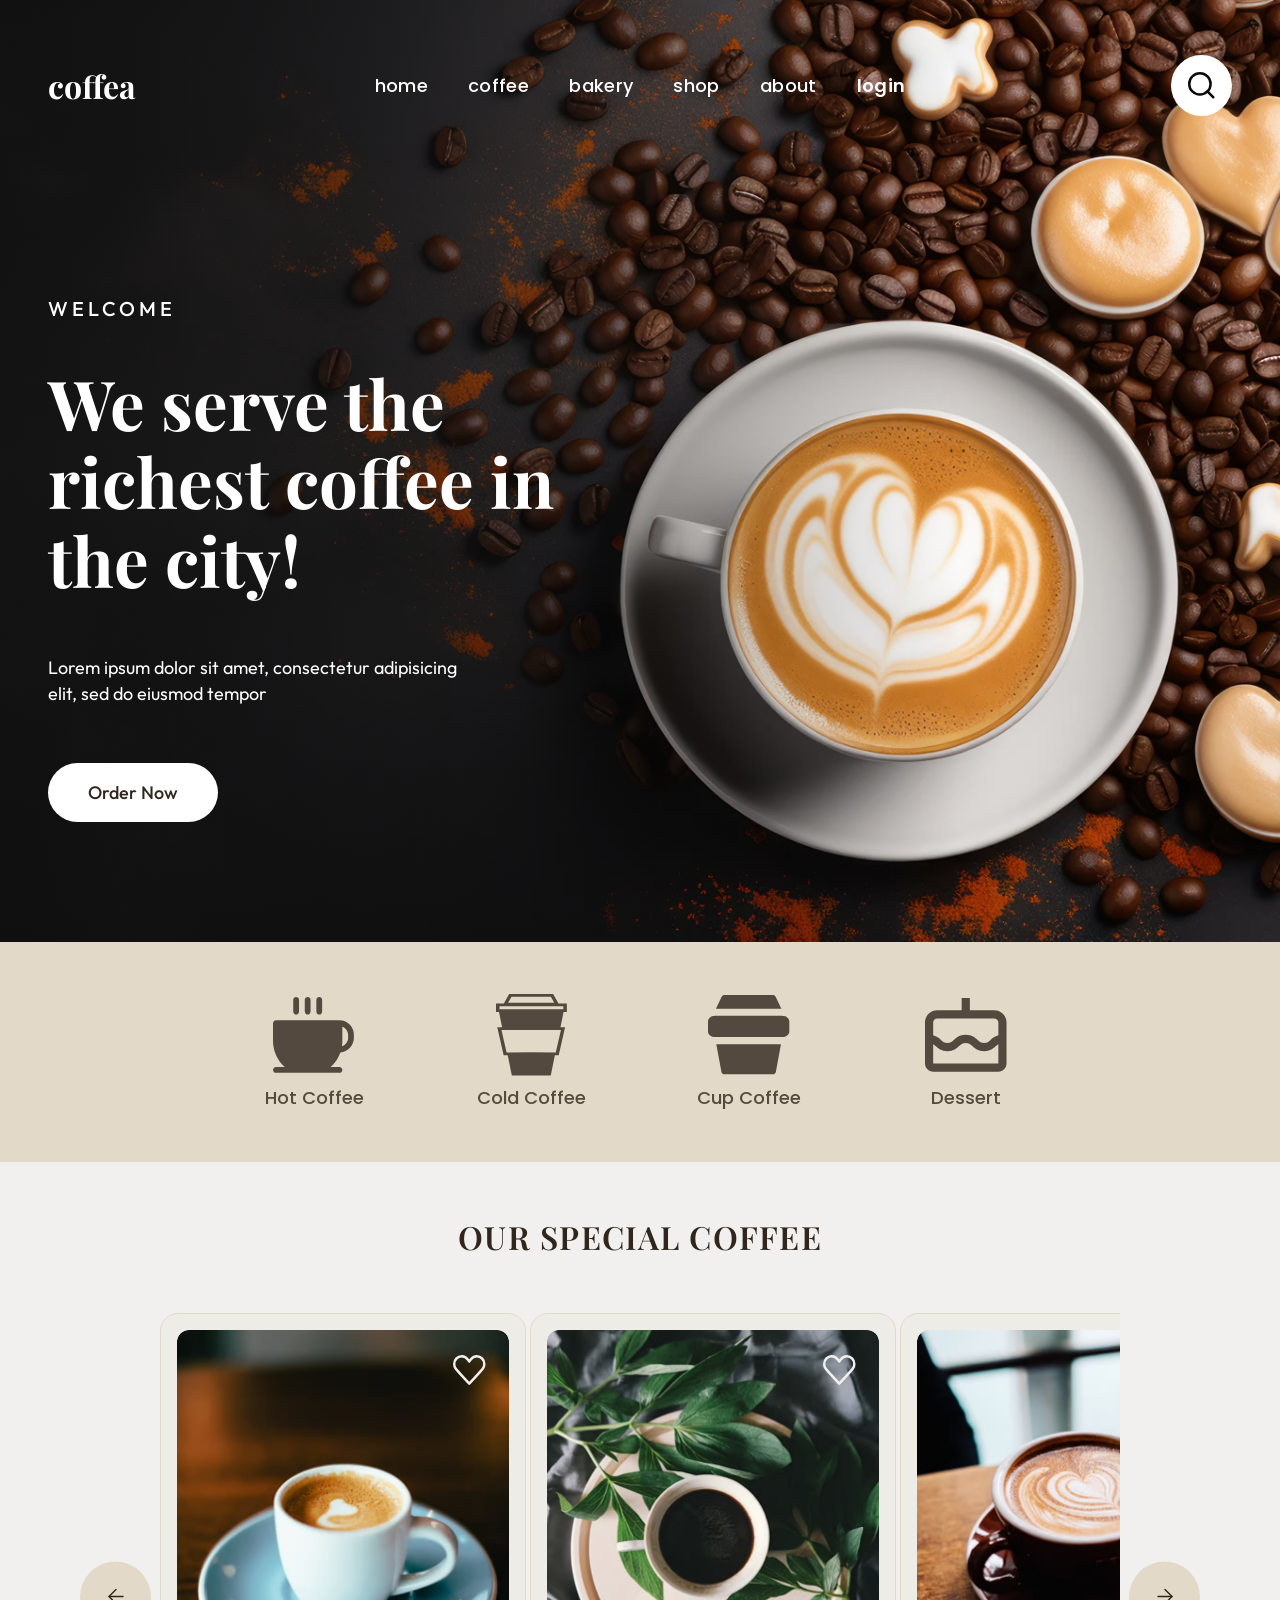
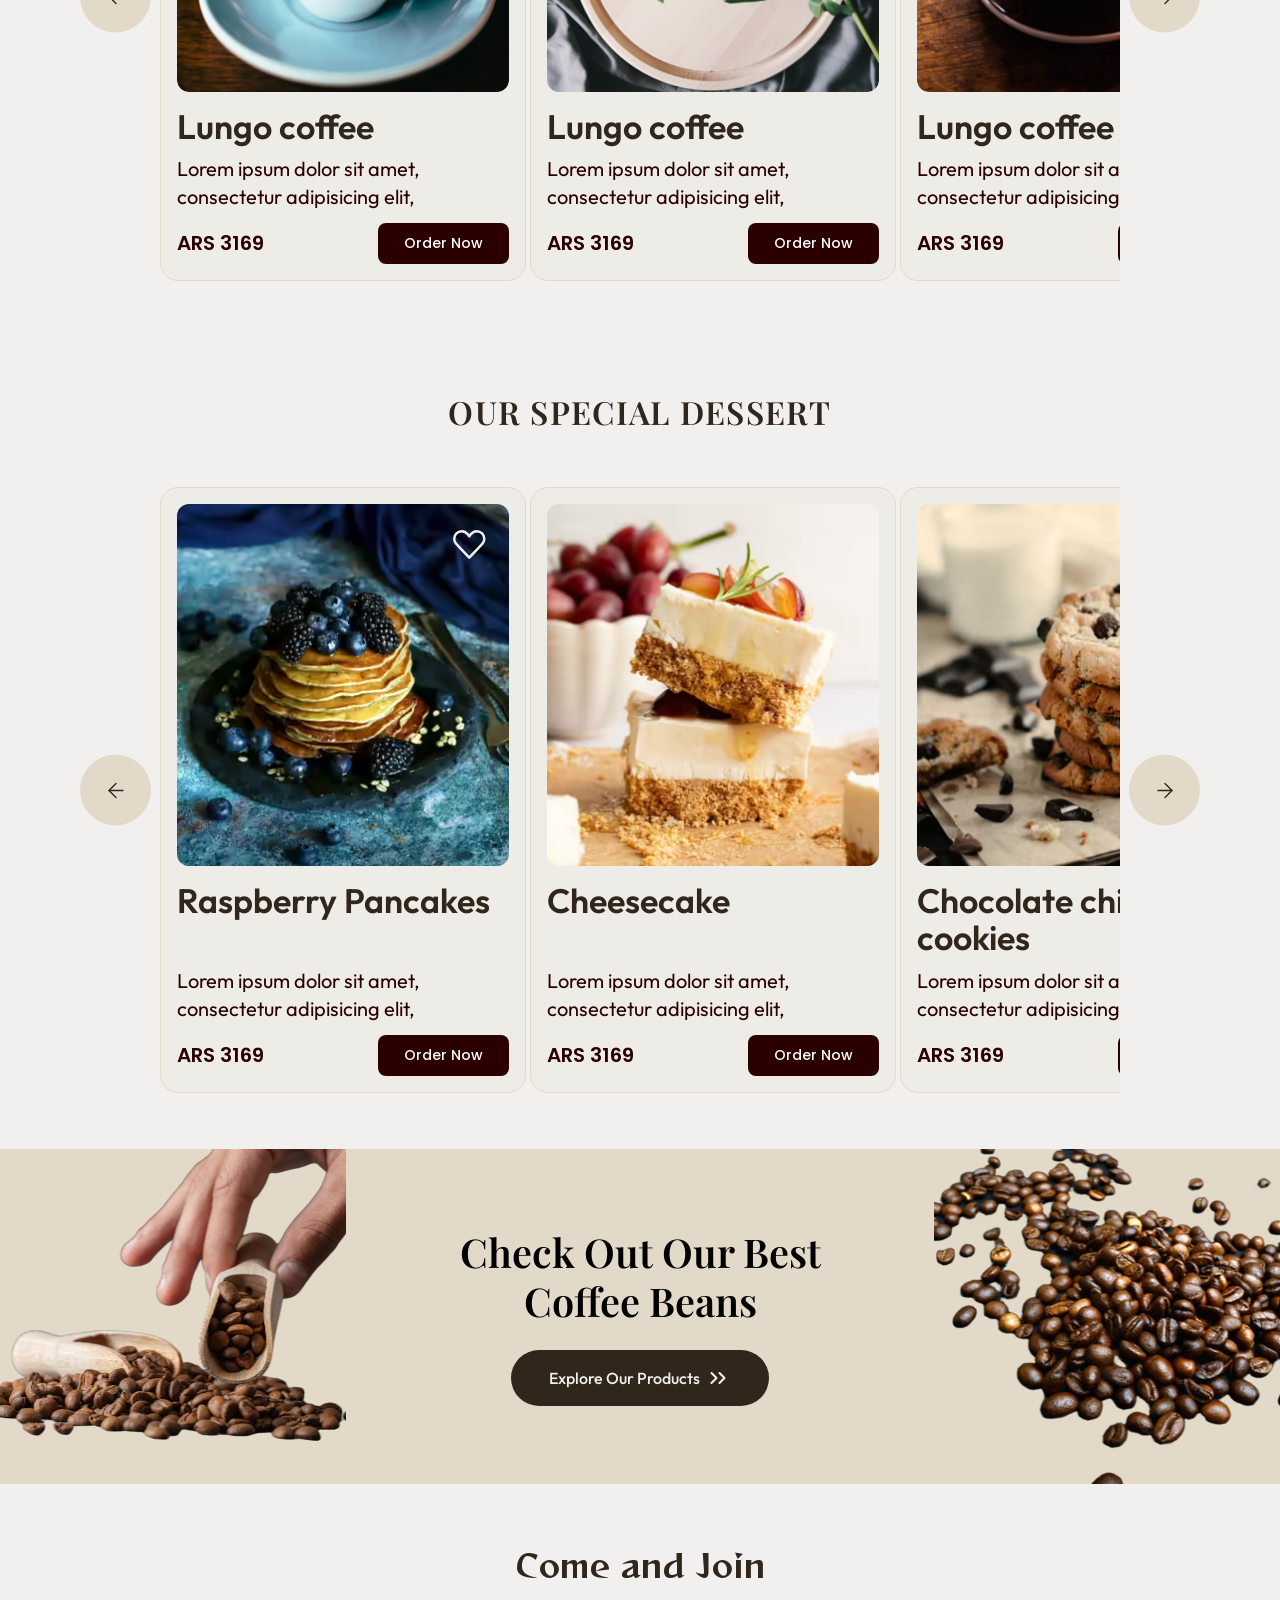
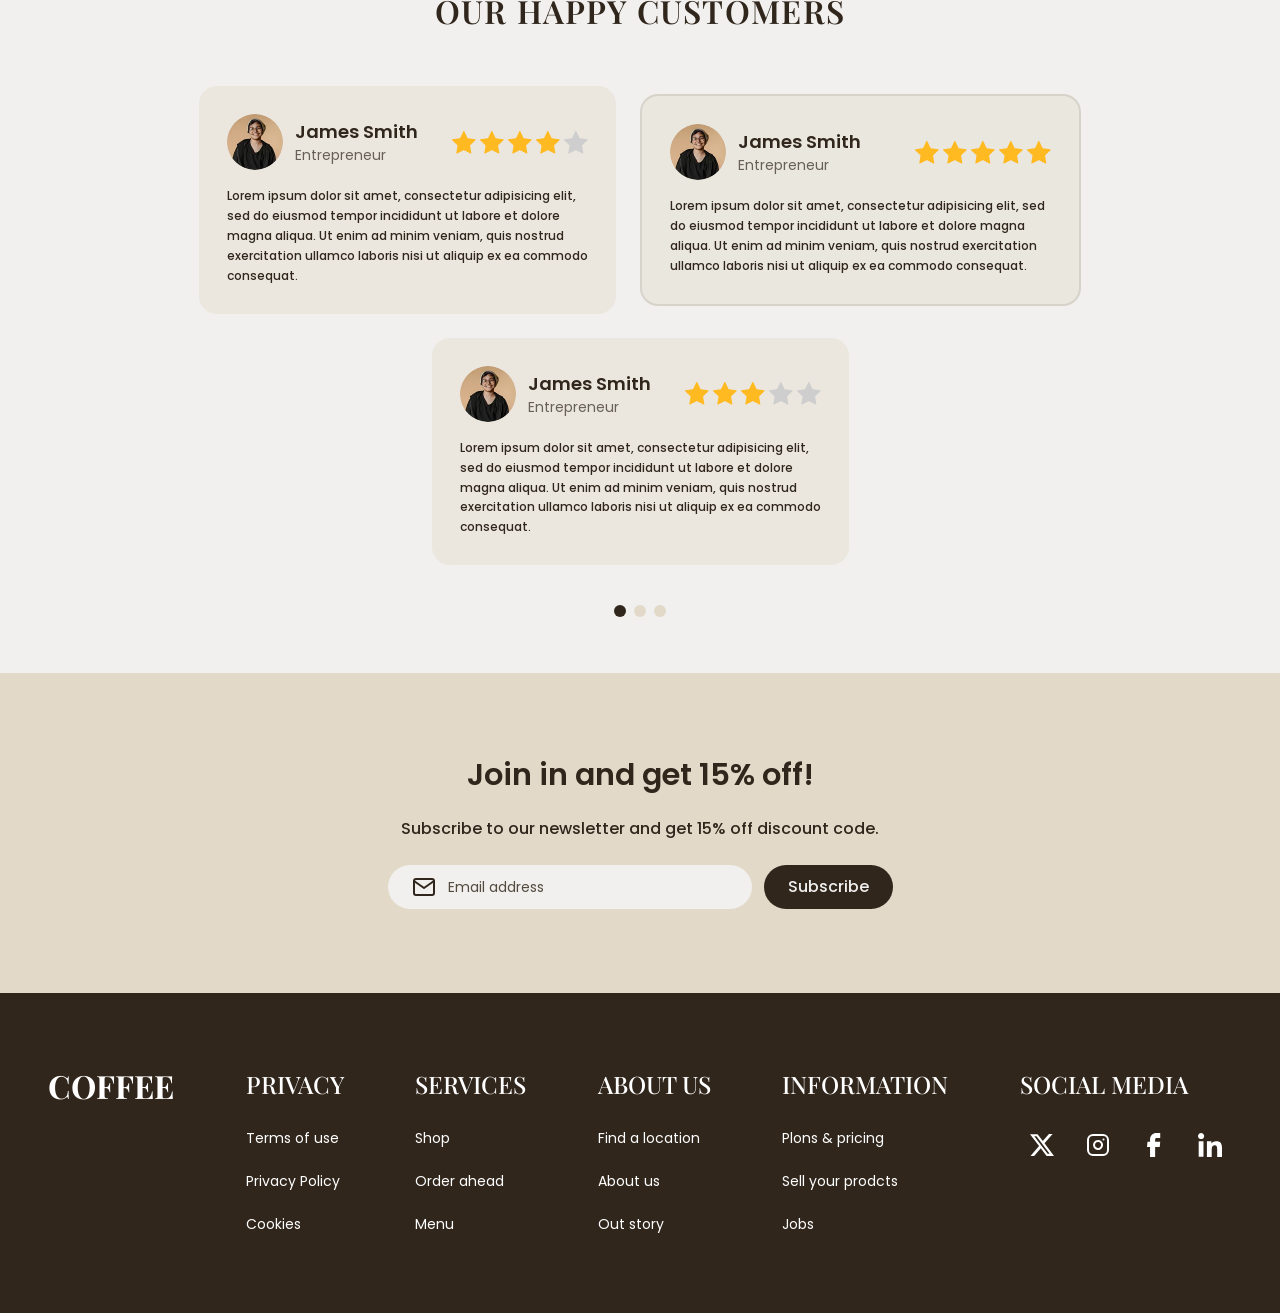
<file: index.html>
<!DOCTYPE html>
<html lang="en">
  <head>
    <meta charset="UTF-8">
    <meta name="viewport" content="width=device-width, initial-scale=1">
    <title>Coffea — The richest coffee in the city</title>
    <meta
      name="description"
      content="Coffea serves the richest coffee in the city. Explore our special coffee, desserts, best beans and order online."
    >
    <meta name="theme-color" content="#30261C">
    <link rel="icon" href="assets/icons/favicon.svg" type="image/svg+xml">

    <meta property="og:type" content="website">
    <meta property="og:title" content="Coffea — The richest coffee in the city">
    <meta
      property="og:description"
      content="Explore our special coffee, desserts and best coffee beans."
    >
    <meta property="og:image" content="assets/img/hero.jpg">

    <link rel="preconnect" href="https://fonts.googleapis.com">
    <link rel="preconnect" href="https://fonts.gstatic.com" crossorigin >
    <link
      rel="stylesheet"
      href="https://fonts.googleapis.com/css2?family=Outfit:wght@400;500;600&family=Playfair+Display:wght@500;600;700&family=Poppins:wght@400;500;600&family=Reggae+One&display=swap"
    >
    <link rel="stylesheet" href="css/main.css">
  </head>
  <body>
    <a class="skip-link" href="#main">Skip to content</a>

    <header class="header">
      <div class="container header__inner">
        <a class="header__logo" href="/" aria-label="Coffea home">coffea</a>

        <input
          type="checkbox"
          id="nav-toggle"
          class="header__checkbox"
          aria-label="Toggle navigation"
        >

        <nav class="header__nav" aria-label="Primary">
          <ul class="header__list">
            <li><a class="header__link" href="#home">home</a></li>
            <li><a class="header__link" href="#coffee">coffee</a></li>
            <li><a class="header__link" href="#dessert">bakery</a></li>
            <li><a class="header__link" href="#coffee">shop</a></li>
            <li><a class="header__link" href="#about">about</a></li>
            <li>
              <a class="header__link" href="#login" id="login">login</a>
            </li>
          </ul>
        </nav>

        <div class="header__actions">
          <label class="header__toggle" for="nav-toggle">
            <span class="visually-hidden">Menu</span>
            <span class="header__toggle-bar" aria-hidden="true"></span>
          </label>
          <button class="header__search" type="button" aria-label="Search">
            <svg 
              width="27"
              height="27"
              viewBox="0 0 27 27"
              fill="none"
              xmlns="http://www.w3.org/2000/svg">
            <path 
              d="M11.9167 22.5833C17.8077 22.5833 22.5833 17.8077 22.5833 11.9167C22.5833 6.02563 17.8077 1.25 11.9167 1.25C6.02563 1.25 1.25 6.02563 1.25 11.9167C1.25 17.8077 6.02563 22.5833 11.9167 22.5833Z" 
              stroke="#0C0B0B"
              stroke-width="2.5"
              stroke-linecap="round"
              stroke-linejoin="round"/>
            <path 
              d="M25.25 25.25L19.45 19.45" 
              stroke="#0C0B0B"
              stroke-width="2.5"
              stroke-linecap="round"
              stroke-linejoin="round"/>
            </svg>
          </button>
        </div>
      </div>
    </header>

    <main id="main">
      <!-- 1. Hero -->
      <section class="hero" id="home" aria-labelledby="hero-title">
        <div class="hero__media">
          <picture>
            <source srcset="assets/img/hero.avif" type="image/avif">
            <img
              src="assets/img/hero.jpg"
              alt=""
              width="1920"
              height="1000"
              fetchpriority="high"
            >
          </picture>
        </div>
        <div class="hero__content container">
          <div class="hero__text">
            <div class="hero__intro">
              <p class="hero__eyebrow">Welcome</p>
              <h1 class="hero__title" id="hero-title">
                We serve the richest coffee in the city!
              </h1>
            </div>
            <p class="hero__lead">
              Lorem ipsum dolor sit amet, consectetur adipisicing elit, sed do
              eiusmod tempor
            </p>
            <a class="hero__cta" href="#coffee">Order Now</a>
          </div>
        </div>
      </section>

      <!-- 2. Categorías -->
      <section class="categories section--band" aria-label="Categories">
        <div class="container">
          <ul class="categories__list">
            <li class="categories__item">
              <a class="categories__link" href="#coffee">
                <img
                  class="categories__icon"
                  src="assets/icons/cat-hot.svg"
                  alt=""
                  width="82"
                  height="82"
                >
                <span class="categories__label">Hot Coffee</span>
              </a>
            </li>
            <li class="categories__item">
              <a class="categories__link" href="#coffee">
                <img
                  class="categories__icon"
                  src="assets/icons/cat-cold.svg"
                  alt=""
                  width="82"
                  height="82"
                >
                <span class="categories__label">Cold Coffee</span>
              </a>
            </li>
            <li class="categories__item">
              <a class="categories__link" href="#coffee">
                <img
                  class="categories__icon"
                  src="assets/icons/cat-cup.svg"
                  alt=""
                  width="82"
                  height="82"
                >
                <span class="categories__label">Cup Coffee</span>
              </a>
            </li>
            <li class="categories__item">
              <a class="categories__link" href="#dessert">
                <img
                  class="categories__icon"
                  src="assets/icons/cat-dessert.svg"
                  alt=""
                  width="82"
                  height="82"
                >
                <span class="categories__label">Dessert</span>
              </a>
            </li>
          </ul>
        </div>
      </section>

      <!-- 3. Our Special Coffee -->
      <section class="products section" id="coffee" aria-labelledby="coffee-title">
        <h2 class="section__title" id="coffee-title">OUR SPECIAL COFFEE</h2>
        <div class="carousel">
          <ul class="carousel__track">
            <li class="carousel__item">
              <article class="product-card" id="coffee-1">
                <div class="product-card__media">
                  <picture>
                    <source srcset="assets/img/coffee-1.avif" type="image/avif">
                    <img
                      class="product-card__image"
                      src="assets/img/coffee-1.jpg"
                      alt="Lungo coffee served in a cup"
                      width="334"
                      height="364"
                      loading="lazy"
                      decoding="async"
                    >
                  </picture>
                  <input
                    class="product-card__favorite-input"
                    type="checkbox"
                    id="fav-coffee-1"
                  >
                  <label class="product-card__favorite" for="fav-coffee-1">
                    <span class="visually-hidden"
                      >Add Lungo coffee to favorites</span
                    >
                    <img
                      class="product-card__favorite-icon product-card__favorite-icon--outline"
                      src="assets/icons/heart.svg"
                      alt=""
                      width="33"
                      height="33"
                    >
                    <img
                      class="product-card__favorite-icon product-card__favorite-icon--filled"
                      src="assets/icons/heart-filled.svg"
                      alt=""
                      width="33"
                      height="33"
                    >
                  </label>
                </div>
                <div class="product-card__body">
                  <div class="product-card__heading">
                    <h3 class="product-card__title">Lungo coffee</h3>
                    <p class="product-card__description">
                      Lorem ipsum dolor sit amet, consectetur adipisicing elit,
                    </p>
                  </div>
                  <div class="product-card__footer">
                    <data class="product-card__price" value="200">ARS 3169</data>
                    <a class="product-card__cta" href="#coffee">Order Now</a>
                  </div>
                </div>
              </article>
            </li>
            <li class="carousel__item">
              <article class="product-card" id="coffee-2">
                <div class="product-card__media">
                  <picture>
                    <source srcset="assets/img/coffee-2.avif" type="image/avif">
                    <img
                      class="product-card__image"
                      src="assets/img/coffee-2.jpg"
                      alt="Lungo coffee served in a cup"
                      width="334"
                      height="364"
                      loading="lazy"
                      decoding="async"
                    >
                  </picture>
                  <input
                    class="product-card__favorite-input"
                    type="checkbox"
                    id="fav-coffee-2"
                  >
                  <label class="product-card__favorite" for="fav-coffee-2">
                    <span class="visually-hidden"
                      >Add Lungo coffee to favorites</span
                    >
                    <img
                      class="product-card__favorite-icon product-card__favorite-icon--outline"
                      src="assets/icons/heart.svg"
                      alt=""
                      width="33"
                      height="33"
                    >
                    <img
                      class="product-card__favorite-icon product-card__favorite-icon--filled"
                      src="assets/icons/heart-filled.svg"
                      alt=""
                      width="33"
                      height="33"
                    >
                  </label>
                </div>
                <div class="product-card__body">
                  <div class="product-card__heading">
                    <h3 class="product-card__title">Lungo coffee</h3>
                    <p class="product-card__description">
                      Lorem ipsum dolor sit amet, consectetur adipisicing elit,
                    </p>
                  </div>
                  <div class="product-card__footer">
                    <data class="product-card__price" value="200">ARS 3169</data>
                    <a class="product-card__cta" href="#coffee">Order Now</a>
                  </div>
                </div>
              </article>
            </li>
            <li class="carousel__item">
              <article class="product-card" id="coffee-3">
                <div class="product-card__media">
                  <picture>
                    <source srcset="assets/img/coffee-3.avif" type="image/avif">
                    <img
                      class="product-card__image"
                      src="assets/img/coffee-3.jpg"
                      alt="Lungo coffee served in a cup"
                      width="334"
                      height="364"
                      loading="lazy"
                      decoding="async"
                    >
                  </picture>
                  <input
                    class="product-card__favorite-input"
                    type="checkbox"
                    id="fav-coffee-3"
                  >
                  <label class="product-card__favorite" for="fav-coffee-3">
                    <span class="visually-hidden"
                      >Add Lungo coffee to favorites</span
                    >
                    <img
                      class="product-card__favorite-icon product-card__favorite-icon--outline"
                      src="assets/icons/heart.svg"
                      alt=""
                      width="33"
                      height="33"
                    >
                    <img
                      class="product-card__favorite-icon product-card__favorite-icon--filled"
                      src="assets/icons/heart-filled.svg"
                      alt=""
                      width="33"
                      height="33"
                    >
                  </label>
                </div>
                <div class="product-card__body">
                  <div class="product-card__heading">
                    <h3 class="product-card__title">Lungo coffee</h3>
                    <p class="product-card__description">
                      Lorem ipsum dolor sit amet, consectetur adipisicing elit,
                    </p>
                  </div>
                  <div class="product-card__footer">
                    <data class="product-card__price" value="200">ARS 3169</data>
                    <a class="product-card__cta" href="#coffee">Order Now</a>
                  </div>
                </div>
              </article>
            </li>
            <li class="carousel__item">
              <article class="product-card" id="coffee-4">
                <div class="product-card__media">
                  <picture>
                    <source srcset="assets/img/coffee-4.avif" type="image/avif">
                    <img
                      class="product-card__image"
                      src="assets/img/coffee-4.jpg"
                      alt="Lungo coffee served in a cup"
                      width="334"
                      height="364"
                      loading="lazy"
                      decoding="async"
                    >
                  </picture>
                  <input
                    class="product-card__favorite-input"
                    type="checkbox"
                    id="fav-coffee-4"
                  >
                  <label class="product-card__favorite" for="fav-coffee-4">
                    <span class="visually-hidden"
                      >Add Lungo coffee to favorites</span
                    >
                    <img
                      class="product-card__favorite-icon product-card__favorite-icon--outline"
                      src="assets/icons/heart.svg"
                      alt=""
                      width="33"
                      height="33"
                    >
                    <img
                      class="product-card__favorite-icon product-card__favorite-icon--filled"
                      src="assets/icons/heart-filled.svg"
                      alt=""
                      width="33"
                      height="33"
                    >
                  </label>
                </div>
                <div class="product-card__body">
                  <div class="product-card__heading">
                    <h3 class="product-card__title">Lungo coffee</h3>
                    <p class="product-card__description">
                      Lorem ipsum dolor sit amet, consectetur adipisicing elit,
                    </p>
                  </div>
                  <div class="product-card__footer">
                    <data class="product-card__price" value="200">ARS 3169</data>
                    <a class="product-card__cta" href="#coffee">Order Now</a>
                  </div>
                </div>
              </article>
            </li>
          </ul>
          <a
            class="carousel__arrow carousel__arrow--prev"
            href="#coffee-1"
            aria-label="Previous product"
          >
            <img src="assets/icons/arrow-left.svg" alt="" width="24" height="24">
          </a>
          <a
            class="carousel__arrow carousel__arrow--next"
            href="#coffee-4"
            aria-label="Next product"
          >
            <img src="assets/icons/arrow-right.svg" alt="" width="24" height="24">
          </a>
        </div>
      </section>

      <!-- 4. Our Special Dessert -->
      <section
        class="products section"
        id="dessert"
        aria-labelledby="dessert-title"
      >
        <h2 class="section__title" id="dessert-title">OUR SPECIAL DESSERT</h2>
        <div class="carousel">
          <ul class="carousel__track">
            <li class="carousel__item">
              <article class="product-card" id="dessert-1">
                <div class="product-card__media">
                  <picture>
                    <source srcset="assets/img/dessert-1.avif" type="image/avif">
                    <img
                      class="product-card__image"
                      src="assets/img/dessert-1.jpg"
                      alt="raspberry-pancakes served in a plate"
                      width="334"
                      height="364"
                      loading="lazy"
                      decoding="async"
                    >
                  </picture>
                  <input
                    class="product-card__favorite-input"
                    type="checkbox"
                    id="fav-dessert-1"
                  >
                  <label class="product-card__favorite" for="fav-dessert-1">
                    <span class="visually-hidden"
                      >Add Raspberry Pancakes to favorites</span
                    >
                    <img
                      class="product-card__favorite-icon product-card__favorite-icon--outline"
                      src="assets/icons/heart.svg"
                      alt=""
                      width="33"
                      height="33"
                    >
                    <img
                      class="product-card__favorite-icon product-card__favorite-icon--filled"
                      src="assets/icons/heart-filled.svg"
                      alt=""
                      width="33"
                      height="33"
                    >
                  </label>
                </div>
                <div class="product-card__body">
                  <div class="product-card__heading">
                    <h3 class="product-card__title">Raspberry Pancakes</h3>
                    <p class="product-card__description">
                      Lorem ipsum dolor sit amet, consectetur adipisicing elit,
                    </p>
                  </div>
                  <div class="product-card__footer">
                    <data class="product-card__price" value="200">ARS 3169</data>
                    <a class="product-card__cta" href="#dessert">Order Now</a>
                  </div>
                </div>
              </article>
            </li>
            <li class="carousel__item">
              <article class="product-card" id="dessert-2">
                <div class="product-card__media">
                  <picture>
                    <source srcset="assets/img/dessert-2.avif" type="image/avif">
                    <img
                      class="product-card__image"
                      src="assets/img/dessert-2.jpg"
                      alt="two portions of Cheesecake"
                      width="334"
                      height="364"
                      loading="lazy"
                      decoding="async"
                    >
                  </picture>
                  <input
                    class="product-card__favorite-input"
                    type="checkbox"
                    id="fav-dessert-2"
                  >
                  <label class="product-card__favorite" for="fav-dessert-2">
                    <span class="visually-hidden"
                      >Add Cheesecake to favorites</span
                    >
                    <img
                      class="product-card__favorite-icon product-card__favorite-icon--outline"
                      src="assets/icons/heart.svg"
                      alt=""
                      width="33"
                      height="33"
                    >
                    <img
                      class="product-card__favorite-icon product-card__favorite-icon--filled"
                      src="assets/icons/heart-filled.svg"
                      alt=""
                      width="33"
                      height="33"
                    >
                  </label>
                </div>
                <div class="product-card__body">
                  <div class="product-card__heading">
                    <h3 class="product-card__title">Cheesecake</h3>
                    <p class="product-card__description">
                      Lorem ipsum dolor sit amet, consectetur adipisicing elit,
                    </p>
                  </div>
                  <div class="product-card__footer">
                    <data class="product-card__price" value="200">ARS 3169</data>
                    <a class="product-card__cta" href="#dessert">Order Now</a>
                  </div>
                </div>
              </article>
            </li>
            <li class="carousel__item">
              <article class="product-card" id="dessert-3">
                <div class="product-card__media">
                  <picture>
                    <source srcset="assets/img/dessert-3.avif" type="image/avif">
                    <img
                      class="product-card__image"
                      src="assets/img/dessert-3.jpg"
                      alt="Stack of cookies with chocolate chips"
                      width="334"
                      height="364"
                      loading="lazy"
                      decoding="async"
                    >
                  </picture>
                  <input
                    class="product-card__favorite-input"
                    type="checkbox"
                    id="fav-dessert-3"
                  >
                  <label class="product-card__favorite" for="fav-dessert-3">
                    <span class="visually-hidden"
                      >Add Chocolate chip cookies to favorites</span
                    >
                    <img
                      class="product-card__favorite-icon product-card__favorite-icon--outline"
                      src="assets/icons/heart.svg"
                      alt=""
                      width="33"
                      height="33"
                    >
                    <img
                      class="product-card__favorite-icon product-card__favorite-icon--filled"
                      src="assets/icons/heart-filled.svg"
                      alt=""
                      width="33"
                      height="33"
                    >
                  </label>
                </div>
                <div class="product-card__body">
                  <div class="product-card__heading">
                    <h3 class="product-card__title">Chocolate chip cookies</h3>
                    <p class="product-card__description">
                      Lorem ipsum dolor sit amet, consectetur adipisicing elit,
                    </p>
                  </div>
                  <div class="product-card__footer">
                    <data class="product-card__price" value="200">ARS 3169</data>
                    <a class="product-card__cta" href="#dessert">Order Now</a>
                  </div>
                </div>
              </article>
            </li>
            <li class="carousel__item">
              <article class="product-card" id="dessert-4">
                <div class="product-card__media">
                  <picture>
                    <source srcset="assets/img/dessert-4.avif" type="image/avif">
                    <img
                      class="product-card__image"
                      src="assets/img/dessert-4.jpg"
                      alt="Donuts with chocolate glaze and sprinkles"
                      width="334"
                      height="364"
                      loading="lazy"
                      decoding="async"
                    >
                  </picture>
                  <input
                    class="product-card__favorite-input"
                    type="checkbox"
                    id="fav-dessert-4"
                  >
                  <label class="product-card__favorite" for="fav-dessert-4">
                    <span class="visually-hidden"
                      >Add Donuts with chocolate glaze and sprinkles to favorites</span
                    >
                    <img
                      class="product-card__favorite-icon product-card__favorite-icon--outline"
                      src="assets/icons/heart.svg"
                      alt=""
                      width="33"
                      height="33"
                    >
                    <img
                      class="product-card__favorite-icon product-card__favorite-icon--filled"
                      src="assets/icons/heart-filled.svg"
                      alt=""
                      width="33"
                      height="33"
                    >
                  </label>
                </div>
                <div class="product-card__body">
                  <div class="product-card__heading">
                    <h3 class="product-card__title">Donuts with chocolate glaze</h3>
                    <p class="product-card__description">
                      Lorem ipsum dolor sit amet, consectetur adipisicing elit,
                    </p>
                  </div>
                  <div class="product-card__footer">
                    <data class="product-card__price" value="200">ARS 3169</data>
                    <a class="product-card__cta" href="#dessert">Order Now</a>
                  </div>
                </div>
              </article>
            </li>
          </ul>
          <a
            class="carousel__arrow carousel__arrow--prev"
            href="#dessert-1"
            aria-label="Previous dessert"
          >
            <img src="assets/icons/arrow-left.svg" alt="" width="24" height="24">
          </a>
          <a
            class="carousel__arrow carousel__arrow--next"
            href="#dessert-4"
            aria-label="Next dessert"
          >
            <img src="assets/icons/arrow-right.svg" alt="" width="24" height="24">
          </a>
        </div>
      </section>

      <!-- 5. CTA granos de café -->
      <section class="promo section--band" aria-labelledby="promo-title">
        <picture class="promo__image promo__image--left">
          <source srcset="assets/img/promo-hand.avif" type="image/avif">
          <img
            src="assets/img/promo-hand.jpg"
            alt=""
            width="520"
            height="335"
            loading="lazy"
            decoding="async"
          >
        </picture>
        <picture class="promo__image promo__image--right">
          <source srcset="assets/img/promo-beans.avif" type="image/avif">
          <img
            src="assets/img/promo-beans.jpg"
            alt=""
            width="503"
            height="335"
            loading="lazy"
            decoding="async"
          >
        </picture>
        <div class="promo__content container">
          <h2 class="promo__title" id="promo-title">
            Check Out Our Best Coffee Beans
          </h2>
          <a class="promo__cta" href="#coffee">
            Explore Our Products
            <span class="promo__chevrons" aria-hidden="true">
              <img src="assets/icons/chevron.svg" alt="" width="20" height="20">
              <img src="assets/icons/chevron.svg" alt="" width="20" height="20">
            </span>
          </a>
        </div>
      </section>

      <!-- 6. Testimonios -->
      <section
        class="testimonials section"
        id="about"
        aria-labelledby="testimonials-title"
      >
        <div class="container">
          <header class="testimonials__header">
            <p class="testimonials__eyebrow">Come and Join</p>
            <h2 class="testimonials__title" id="testimonials-title">
              OUR HAPPY CUSTOMERS
            </h2>
          </header>

          <ul class="testimonials__list">
            <li>
              <figure class="testimonial-card" id="t-1">
                <figcaption class="testimonial-card__head">
                  <picture class="testimonial-card__avatar-wrap">
                    <source srcset="assets/img/avatar-1.avif" type="image/avif">
                    <img
                      class="testimonial-card__avatar"
                      src="assets/img/avatar-1.jpg"
                      alt=""
                      width="56"
                      height="56"
                      loading="lazy"
                      decoding="async"
                    >
                  </picture>
                  <span class="testimonial-card__who">
                    <span class="testimonial-card__name">James Smith</span>
                    <span class="testimonial-card__role">Entrepreneur</span>
                  </span>
                  <span
                    class="testimonial-card__rating"
                    role="img"
                    aria-label="4 out of 5 stars"
                  >
                    <img src="assets/icons/star-filled.svg" alt="" width="24" height="24">
                    <img src="assets/icons/star-filled.svg" alt="" width="24" height="24">
                    <img src="assets/icons/star-filled.svg" alt="" width="24" height="24">
                    <img src="assets/icons/star-filled.svg" alt="" width="24" height="24">
                    <img src="assets/icons/star.svg" alt="" width="24" height="24">
                  </span>
                </figcaption>
                <blockquote class="testimonial-card__quote">
                  Lorem ipsum dolor sit amet, consectetur adipisicing elit, sed do
                  eiusmod tempor incididunt ut labore et dolore magna aliqua. Ut
                  enim ad minim veniam, quis nostrud exercitation ullamco laboris
                  nisi ut aliquip ex ea commodo consequat.
                </blockquote>
              </figure>
            </li>
            <li>
              <figure class="testimonial-card testimonial-card--featured" id="t-2">
                <figcaption class="testimonial-card__head">
                  <picture class="testimonial-card__avatar-wrap">
                    <source srcset="assets/img/avatar-2.avif" type="image/avif">
                    <img
                      class="testimonial-card__avatar"
                      src="assets/img/avatar-2.jpg"
                      alt=""
                      width="56"
                      height="56"
                      loading="lazy"
                      decoding="async"
                    >
                  </picture>
                  <span class="testimonial-card__who">
                    <span class="testimonial-card__name">James Smith</span>
                    <span class="testimonial-card__role">Entrepreneur</span>
                  </span>
                  <span
                    class="testimonial-card__rating"
                    role="img"
                    aria-label="5 out of 5 stars"
                  >
                    <img src="assets/icons/star-filled.svg" alt="" width="24" height="24">
                    <img src="assets/icons/star-filled.svg" alt="" width="24" height="24">
                    <img src="assets/icons/star-filled.svg" alt="" width="24" height="24">
                    <img src="assets/icons/star-filled.svg" alt="" width="24" height="24">
                    <img src="assets/icons/star-filled.svg" alt="" width="24" height="24">
                  </span>
                </figcaption>
                <blockquote class="testimonial-card__quote">
                  Lorem ipsum dolor sit amet, consectetur adipisicing elit, sed do
                  eiusmod tempor incididunt ut labore et dolore magna aliqua. Ut
                  enim ad minim veniam, quis nostrud exercitation ullamco laboris
                  nisi ut aliquip ex ea commodo consequat.
                </blockquote>
              </figure>
            </li>
            <li>
              <figure class="testimonial-card" id="t-3">
                <figcaption class="testimonial-card__head">
                  <picture class="testimonial-card__avatar-wrap">
                    <source srcset="assets/img/avatar-3.avif" type="image/avif">
                    <img
                      class="testimonial-card__avatar"
                      src="assets/img/avatar-3.jpg"
                      alt=""
                      width="56"
                      height="56"
                      loading="lazy"
                      decoding="async"
                    >
                  </picture>
                  <span class="testimonial-card__who">
                    <span class="testimonial-card__name">James Smith</span>
                    <span class="testimonial-card__role">Entrepreneur</span>
                  </span>
                  <span
                    class="testimonial-card__rating"
                    role="img"
                    aria-label="3 out of 5 stars"
                  >
                    <img src="assets/icons/star-filled.svg" alt="" width="24" height="24">
                    <img src="assets/icons/star-filled.svg" alt="" width="24" height="24">
                    <img src="assets/icons/star-filled.svg" alt="" width="24" height="24">
                    <img src="assets/icons/star.svg" alt="" width="24" height="24">
                    <img src="assets/icons/star.svg" alt="" width="24" height="24">
                  </span>
                </figcaption>
                <blockquote class="testimonial-card__quote">
                  Lorem ipsum dolor sit amet, consectetur adipisicing elit, sed do
                  eiusmod tempor incididunt ut labore et dolore magna aliqua. Ut
                  enim ad minim veniam, quis nostrud exercitation ullamco laboris
                  nisi ut aliquip ex ea commodo consequat.
                </blockquote>
              </figure>
            </li>
          </ul>

          <div class="testimonials__pagination">
            <a
              class="testimonials__dot"
              href="#t-1"
              aria-label="Go to testimonial 1"
              aria-current="true"
            ></a>
            <a
              class="testimonials__dot"
              href="#t-2"
              aria-label="Go to testimonial 2"
            ></a>
            <a
              class="testimonials__dot"
              href="#t-3"
              aria-label="Go to testimonial 3"
            ></a>
          </div>
        </div>
      </section>

      <!-- 7. Newsletter -->
      <section
        class="newsletter section--band"
        aria-labelledby="newsletter-title"
      >
        <picture class="newsletter__beans">
          <source srcset="assets/img/newsletter-beans.avif" type="image/avif">
          <img
            src="assets/img/newsletter-beans.jpg"
            alt=""
            loading="lazy"
            decoding="async"
          >
        </picture>
        <div class="newsletter__content container">
          <h2 class="newsletter__title" id="newsletter-title">
            Join in and get 15% off!
          </h2>
          <p class="newsletter__subtitle">
            Subscribe to our newsletter and get 15% off discount code.
          </p>
          <form class="newsletter__form" onsubmit="event.preventDefault(); window.location.href='#';">
            <label class="visually-hidden" for="newsletter-email"
              >Email address</label
            >
            <div class="newsletter__field">
              <img
                class="newsletter__icon"
                src="assets/icons/mail.svg"
                alt=""
                width="24"
                height="24"
              >
              <input
                class="newsletter__input"
                id="newsletter-email"
                name="email"
                type="email"
                placeholder="Email address"
                autocomplete="email"
                required
              >
            </div>
            <button class="newsletter__submit" type="submit">Subscribe</button>
          </form>
        </div>
      </section>
    </main>

    <!-- 8. Footer -->
    <footer class="footer">
      <div class="container footer__inner">
        <a class="footer__logo" href="/" aria-label="Coffea home">COFFEE</a>

        <nav class="footer__col" aria-labelledby="footer-privacy-title">
          <h3 class="footer__heading" id="footer-privacy-title">Privacy</h3>
          <ul class="footer__links">
            <li><a class="footer__link" href="#">Terms of use</a></li>
            <li><a class="footer__link" href="#">Privacy Policy</a></li>
            <li><a class="footer__link" href="#">Cookies</a></li>
          </ul>
        </nav>

        <nav class="footer__col" aria-labelledby="footer-services-title">
          <h3 class="footer__heading" id="footer-services-title">Services</h3>
          <ul class="footer__links">
            <li><a class="footer__link" href="#coffee">Shop</a></li>
            <li><a class="footer__link" href="#dessert">Order ahead</a></li>
            <li><a class="footer__link" href="#coffee">Menu</a></li>
          </ul>
        </nav>

        <nav class="footer__col" aria-labelledby="footer-about-title">
          <h3 class="footer__heading" id="footer-about-title">About Us</h3>
          <ul class="footer__links">
            <li><a class="footer__link" href="#about">Find a location</a></li>
            <li><a class="footer__link" href="#about">About us</a></li>
            <li><a class="footer__link" href="#">Out story</a></li>
          </ul>
        </nav>

        <nav class="footer__col" aria-labelledby="footer-info-title">
          <h3 class="footer__heading" id="footer-info-title">Information</h3>
          <ul class="footer__links">
            <li><a class="footer__link" href="#">Plons & pricing</a></li>
            <li><a class="footer__link" href="#">Sell your prodcts</a></li>
            <li><a class="footer__link" href="#">Jobs</a></li>
          </ul>
        </nav>

        <div class="footer__col footer__social">
          <h3 class="footer__heading">Social Media</h3>
          <ul class="footer__social-list">
            <li>
              <a
                class="footer__social-link"
                href="#"
                aria-label="Coffea on X"
              >
                <img src="assets/icons/social-x.svg" alt="" width="24" height="24">
              </a>
            </li>
            <li>
              <a
                class="footer__social-link"
                href="#"
                aria-label="Coffea on Instagram"
              >
                <img
                  src="assets/icons/social-instagram.svg"
                  alt=""
                  width="24"
                  height="24"
                >
              </a>
            </li>
            <li>
              <a
                class="footer__social-link"
                href="#"
                aria-label="Coffea on Facebook"
              >
                <img
                  src="assets/icons/social-facebook.svg"
                  alt=""
                  width="24"
                  height="24"
                >
              </a>
            </li>
            <li>
              <a
                class="footer__social-link"
                href="#"
                aria-label="Coffea on LinkedIn"
              >
                <img
                  src="assets/icons/social-linkedin.svg"
                  alt=""
                  width="24"
                  height="24"
                >
              </a>
            </li>
          </ul>
        </div>
      </div>
    </footer>
  </body>
</html>
</file>
<file: css/main.css>
@charset "UTF-8";

/* Orden de capas (PRD §6) */
@layer tokens, base, layout, components, utilities;

@import url("tokens.css");
@import url("base.css");
@import url("layout.css");
@import url("utilities.css");
@import url("components/header.css");
@import url("components/hero.css");
@import url("components/categories.css");
@import url("components/product-card.css");
@import url("components/carousel.css");
@import url("components/promo.css");
@import url("components/testimonial-card.css");
@import url("components/newsletter.css");
@import url("components/footer.css");
</file>
